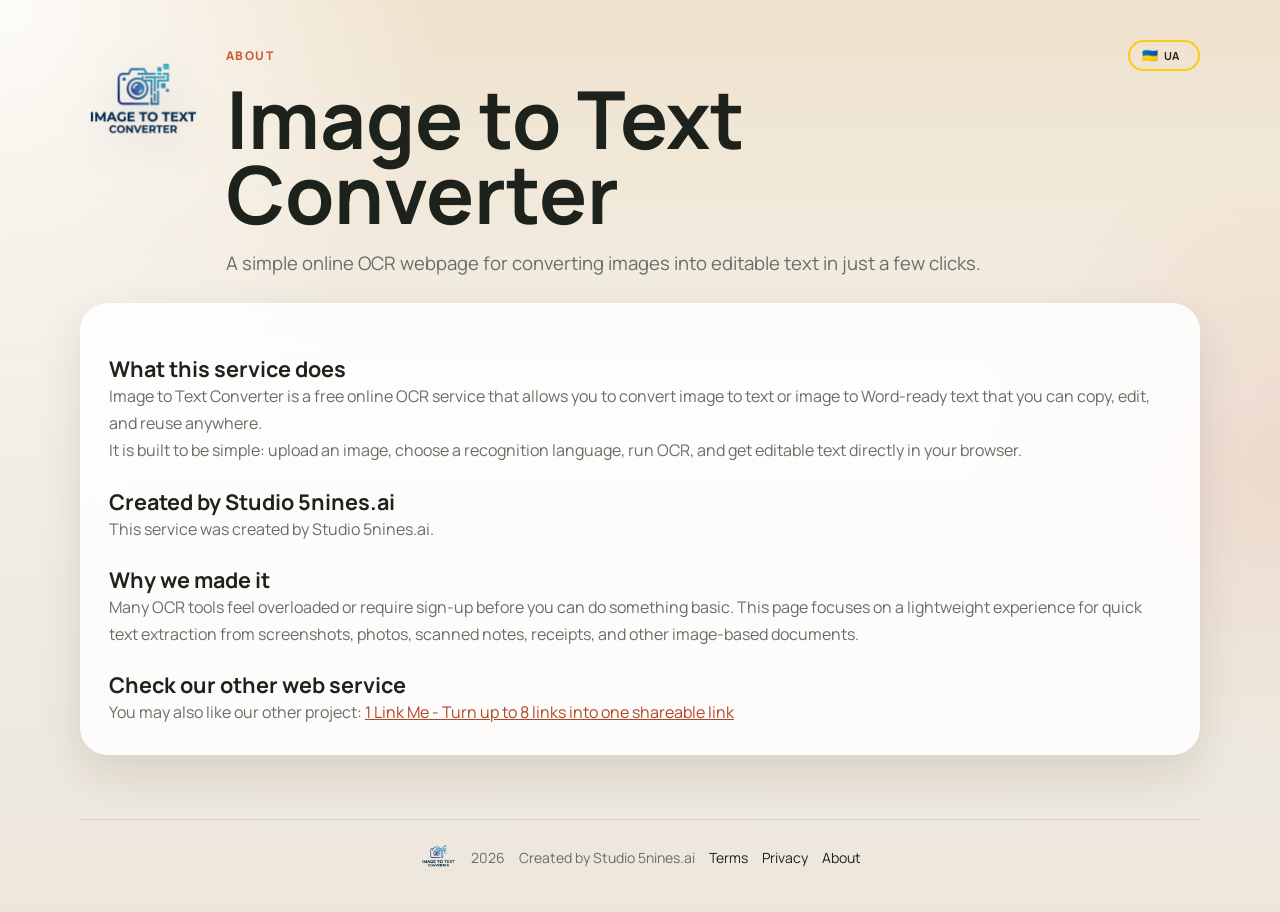
<file: about.html>
<!doctype html>
<html lang="en">
  <head>
    <meta charset="UTF-8" />
    <meta name="viewport" content="width=device-width, initial-scale=1.0" />
    <title>About Image to Text Converter | Free Online OCR Service</title>
    <meta name="application-name" content="Image to Text Converter" />
    <meta name="author" content="Studio 5nines.ai" />
    <meta name="theme-color" content="#f3efe7" />
    <meta name="description-uk" content="Дізнайтеся про Image to Text Converter — безкоштовний онлайн OCR сервіс для конвертації зображень, скриншотів, сканів і фото в редагований текст." />
    <meta name="keywords-uk" content="про конвертер зображення в текст, OCR сервіс, безкоштовний OCR, зображення в текст онлайн" />
    <meta
      name="description"
      content="Learn about Image to Text Converter, a free online OCR service for converting images, screenshots, scans, and photos into editable text."
    />
    <meta
      name="keywords"
      content="about image to text converter, online OCR service, free OCR tool, image to text website, screenshot to text converter"
    />
    <meta name="robots" content="index, follow" />
    <meta property="og:title" content="About Image to Text Converter | Free Online OCR Service" />
    <meta
      property="og:description"
      content="Learn how Image to Text Converter helps turn images into editable text with a simple browser-based OCR experience."
    />
    <meta property="og:title-uk" content="Про Image to Text Converter | Безкоштовний OCR сервіс" />
    <meta property="og:description-uk" content="Дізнайтеся, як Image to Text Converter допомагає перетворювати зображення на редагований текст у браузері." />
    <meta property="og:type" content="article" />
    <meta property="og:site_name" content="Image to Text Converter" />
    <meta property="og:image" content="image to text converter-logo.png" />
    <link rel="icon" href="site-icon.png?v=2" type="image/png" sizes="256x256" />
    <link rel="shortcut icon" href="site-icon.png?v=2" type="image/png" />
    <link rel="apple-touch-icon" href="site-icon.png?v=2" />
    <link rel="stylesheet" href="styles.css" />
    <script src="i18n.js" defer></script>
  </head>
  <body data-page="about">
    <main class="page">
      <header class="brand-header subpage-header">
        <a href="index.html" class="brand-link">
          <img class="brand-logo" src="image to text converter-logo.png" alt="Image to Text Converter logo" />
        </a>
        <div class="brand-copy">
          <div class="hero-top">
            <p class="eyebrow" data-i18n="aboutEyebrow">About</p>
            <button id="lang-toggle" class="btn ghost lang-toggle" type="button">UA</button>
          </div>
          <h1 data-i18n="aboutHeroTitle">Image to Text Converter</h1>
          <p class="hero-copy" data-i18n="aboutHeroCopy">
            A simple online OCR webpage for converting images into editable text in just a few clicks.
          </p>
        </div>
      </header>

      <section class="card content-card">
        <h2 data-i18n="aboutSection1Title">What this service does</h2>
        <p data-i18n="aboutSection1Text1">
          Image to Text Converter is a free online OCR service that allows you to convert image to text
          or image to Word-ready text that you can copy, edit, and reuse anywhere.
        </p>
        <p data-i18n="aboutSection1Text2">
          It is built to be simple: upload an image, choose a recognition language, run OCR, and get
          editable text directly in your browser.
        </p>

        <h2 data-i18n="aboutSection2Title">Created by Studio 5nines.ai</h2>
        <p data-i18n="aboutSection2Text">
          This service was created by Studio 5nines.ai.
        </p>

        <h2 data-i18n="aboutSection3Title">Why we made it</h2>
        <p data-i18n="aboutSection3Text">
          Many OCR tools feel overloaded or require sign-up before you can do something basic. This page
          focuses on a lightweight experience for quick text extraction from screenshots, photos, scanned
          notes, receipts, and other image-based documents.
        </p>

        <h2 data-i18n="aboutSection4Title">Check our other web service</h2>
        <p>
          <span data-i18n="aboutSection4Lead">You may also like our other project:</span>
          <a href="https://1linkme.5nines.ai/" target="_blank" rel="noopener noreferrer">
            1 Link Me - Turn up to 8 links into one shareable link
          </a>
        </p>
      </section>
    </main>

    <footer class="footer">
      <div class="footer-inner">
        <img class="footer-logo" src="image to text converter-logo.png" alt="Image to Text Converter logo" />
        <span class="footer-year">2026</span>
        <p class="footer-note" data-i18n="footerNote">Created by Studio 5nines.ai</p>
        <a href="terms.html" data-i18n="footerTerms">Terms</a>
        <a href="privacy.html" data-i18n="footerPrivacy">Privacy</a>
        <a href="about.html" data-i18n="footerAbout">About</a>
      </div>
    </footer>
  </body>
</html>
</file>
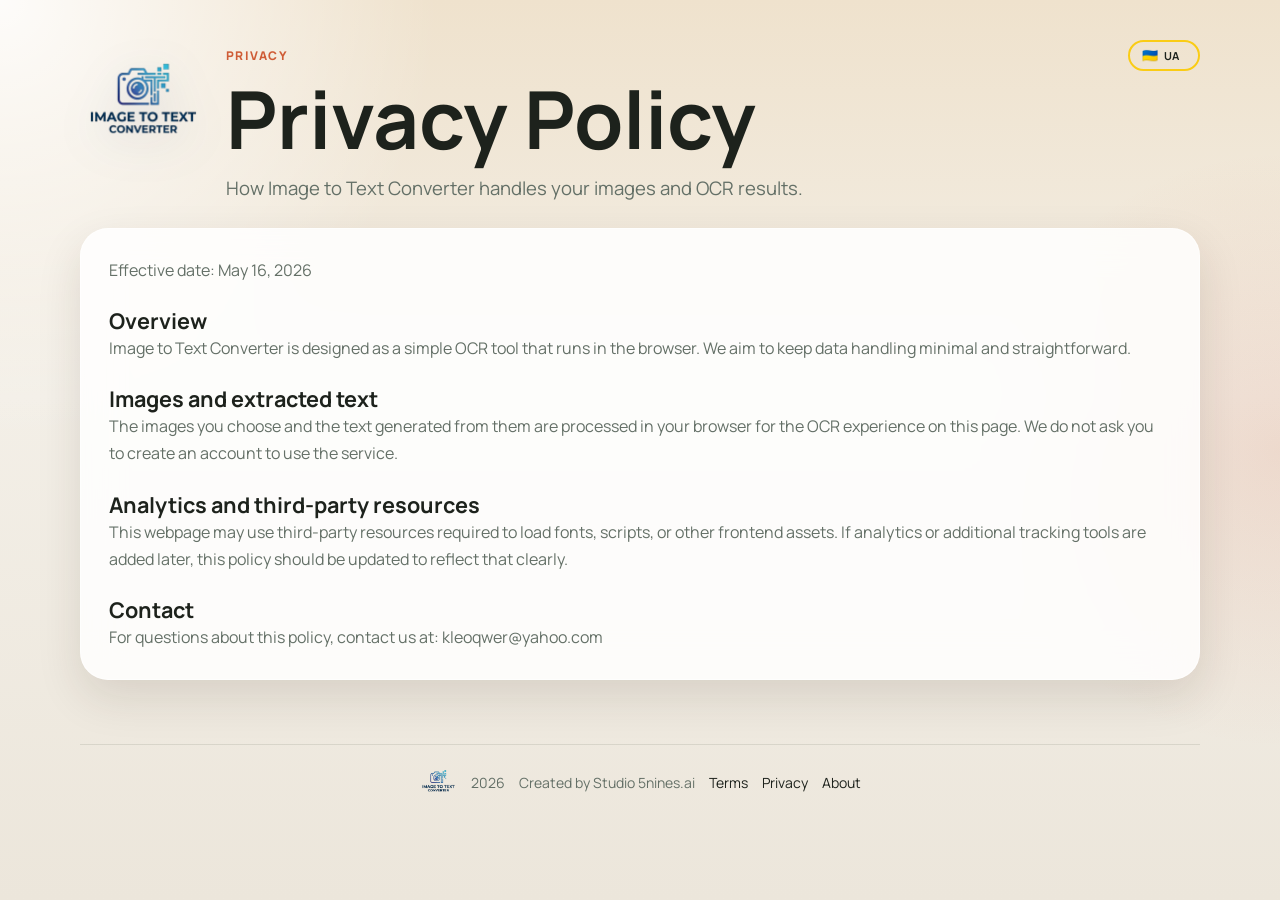
<file: privacy.html>
<!doctype html>
<html lang="en">
  <head>
    <meta charset="UTF-8" />
    <meta name="viewport" content="width=device-width, initial-scale=1.0" />
    <title>Privacy Policy | Image to Text Converter</title>
    <meta name="application-name" content="Image to Text Converter" />
    <meta name="author" content="Studio 5nines.ai" />
    <meta name="theme-color" content="#f3efe7" />
    <meta name="description-uk" content="Ознайомтеся з політикою конфіденційності Image to Text Converter — безкоштовного OCR сайту для розпізнавання тексту із зображень." />
    <meta name="keywords-uk" content="політика конфіденційності OCR, приватність конвертера зображення в текст, OCR онлайн приватність" />
    <meta
      name="description"
      content="Read the privacy policy for Image to Text Converter, the free online OCR webpage for extracting text from images."
    />
    <meta
      name="keywords"
      content="image to text converter privacy, OCR privacy policy, online OCR privacy, image to text website policy"
    />
    <meta name="robots" content="index, follow" />
    <meta property="og:title" content="Privacy Policy | Image to Text Converter" />
    <meta
      property="og:description"
      content="Privacy information for Image to Text Converter and how the OCR webpage handles images and extracted text."
    />
    <meta property="og:title-uk" content="Політика конфіденційності | Image to Text Converter" />
    <meta property="og:description-uk" content="Інформація про конфіденційність Image to Text Converter та обробку зображень і розпізнаного тексту." />
    <meta property="og:type" content="article" />
    <meta property="og:site_name" content="Image to Text Converter" />
    <meta property="og:image" content="image to text converter-logo.png" />
    <link rel="icon" href="site-icon.png?v=2" type="image/png" sizes="256x256" />
    <link rel="shortcut icon" href="site-icon.png?v=2" type="image/png" />
    <link rel="apple-touch-icon" href="site-icon.png?v=2" />
    <link rel="stylesheet" href="styles.css" />
    <script src="i18n.js" defer></script>
  </head>
  <body data-page="privacy">
    <main class="page">
      <header class="brand-header subpage-header">
        <a href="index.html" class="brand-link">
          <img class="brand-logo" src="image to text converter-logo.png" alt="Image to Text Converter logo" />
        </a>
        <div class="brand-copy">
          <div class="hero-top">
            <p class="eyebrow" data-i18n="privacyEyebrow">Privacy</p>
            <button id="lang-toggle" class="btn ghost lang-toggle" type="button">UA</button>
          </div>
          <h1 data-i18n="privacyHeroTitle">Privacy Policy</h1>
          <p class="hero-copy" data-i18n="privacyHeroCopy">How Image to Text Converter handles your images and OCR results.</p>
        </div>
      </header>

      <section class="card content-card">
        <p class="subhead" data-i18n="privacyEffectiveDate">Effective date: May 16, 2026</p>

        <h2 data-i18n="privacySection1Title">Overview</h2>
        <p data-i18n="privacySection1Text">
          Image to Text Converter is designed as a simple OCR tool that runs in the browser. We aim to
          keep data handling minimal and straightforward.
        </p>

        <h2 data-i18n="privacySection2Title">Images and extracted text</h2>
        <p data-i18n="privacySection2Text">
          The images you choose and the text generated from them are processed in your browser for the
          OCR experience on this page. We do not ask you to create an account to use the service.
        </p>

        <h2 data-i18n="privacySection3Title">Analytics and third-party resources</h2>
        <p data-i18n="privacySection3Text">
          This webpage may use third-party resources required to load fonts, scripts, or other frontend
          assets. If analytics or additional tracking tools are added later, this policy should be updated
          to reflect that clearly.
        </p>

        <h2 data-i18n="privacySection4Title">Contact</h2>
        <p data-i18n="privacySection4Text">
          For questions about this policy, contact us at: kleoqwer@yahoo.com
        </p>
      </section>
    </main>

    <footer class="footer">
      <div class="footer-inner">
        <img class="footer-logo" src="image to text converter-logo.png" alt="Image to Text Converter logo" />
        <span class="footer-year">2026</span>
        <p class="footer-note" data-i18n="footerNote">Created by Studio 5nines.ai</p>
        <a href="terms.html" data-i18n="footerTerms">Terms</a>
        <a href="privacy.html" data-i18n="footerPrivacy">Privacy</a>
        <a href="about.html" data-i18n="footerAbout">About</a>
      </div>
    </footer>
  </body>
</html>
</file>
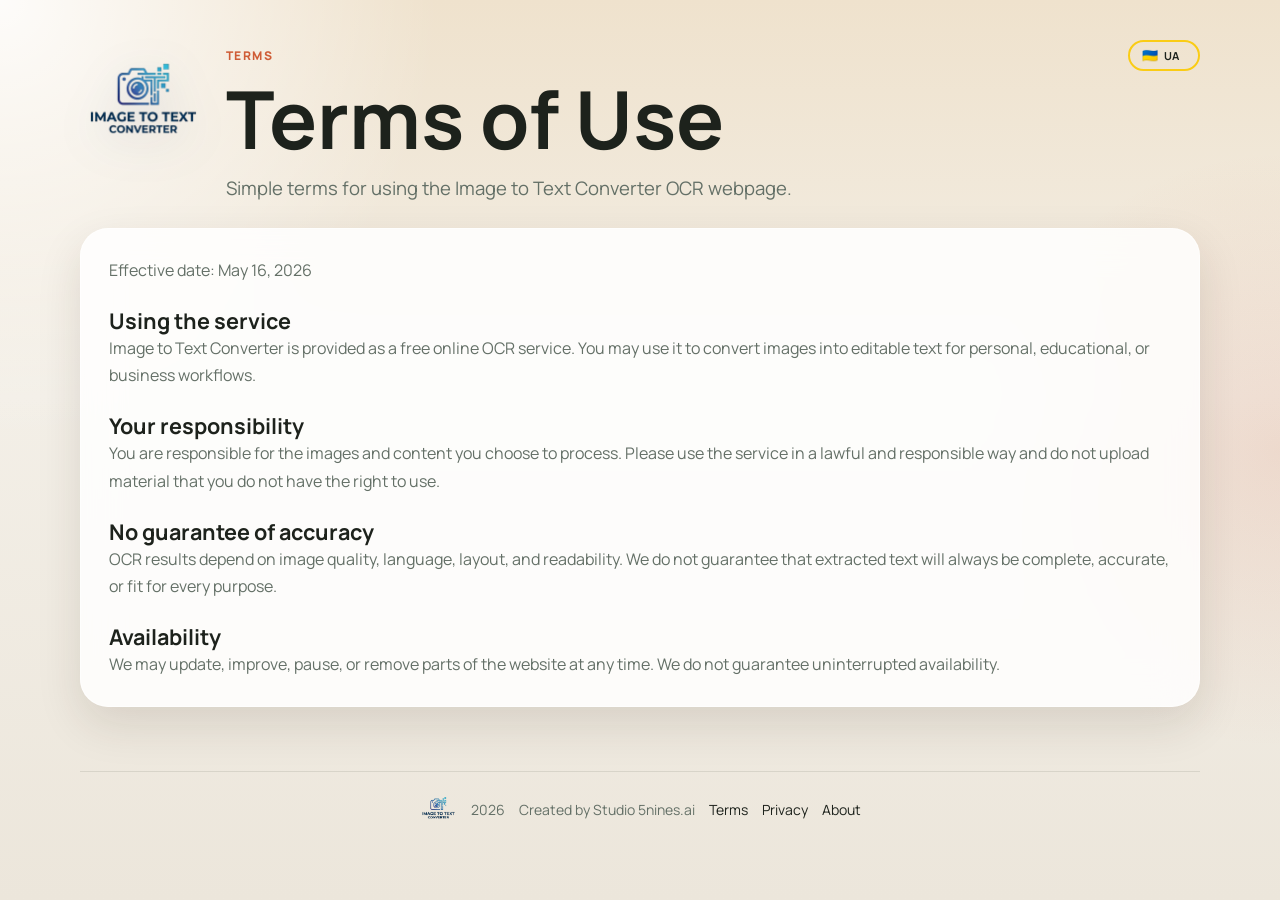
<file: terms.html>
<!doctype html>
<html lang="en">
  <head>
    <meta charset="UTF-8" />
    <meta name="viewport" content="width=device-width, initial-scale=1.0" />
    <title>Terms of Use | Image to Text Converter</title>
    <meta name="application-name" content="Image to Text Converter" />
    <meta name="author" content="Studio 5nines.ai" />
    <meta name="theme-color" content="#f3efe7" />
    <meta name="description-uk" content="Ознайомтеся з умовами використання Image to Text Converter — безкоштовного OCR сайту для перетворення зображень у текст." />
    <meta name="keywords-uk" content="умови використання OCR, умови конвертера зображення в текст, OCR онлайн умови" />
    <meta
      name="description"
      content="Read the terms of use for Image to Text Converter, the free online OCR webpage for turning images into editable text."
    />
    <meta
      name="keywords"
      content="image to text converter terms, OCR terms of use, online OCR terms, image to text website terms"
    />
    <meta name="robots" content="index, follow" />
    <meta property="og:title" content="Terms of Use | Image to Text Converter" />
    <meta
      property="og:description"
      content="Terms of use for the Image to Text Converter OCR website."
    />
    <meta property="og:title-uk" content="Умови використання | Image to Text Converter" />
    <meta property="og:description-uk" content="Умови використання OCR сайту Image to Text Converter." />
    <meta property="og:type" content="article" />
    <meta property="og:site_name" content="Image to Text Converter" />
    <meta property="og:image" content="image to text converter-logo.png" />
    <link rel="icon" href="site-icon.png?v=2" type="image/png" sizes="256x256" />
    <link rel="shortcut icon" href="site-icon.png?v=2" type="image/png" />
    <link rel="apple-touch-icon" href="site-icon.png?v=2" />
    <link rel="stylesheet" href="styles.css" />
    <script src="i18n.js" defer></script>
  </head>
  <body data-page="terms">
    <main class="page">
      <header class="brand-header subpage-header">
        <a href="index.html" class="brand-link">
          <img class="brand-logo" src="image to text converter-logo.png" alt="Image to Text Converter logo" />
        </a>
        <div class="brand-copy">
          <div class="hero-top">
            <p class="eyebrow" data-i18n="termsEyebrow">Terms</p>
            <button id="lang-toggle" class="btn ghost lang-toggle" type="button">UA</button>
          </div>
          <h1 data-i18n="termsHeroTitle">Terms of Use</h1>
          <p class="hero-copy" data-i18n="termsHeroCopy">Simple terms for using the Image to Text Converter OCR webpage.</p>
        </div>
      </header>

      <section class="card content-card">
        <p class="subhead" data-i18n="termsEffectiveDate">Effective date: May 16, 2026</p>

        <h2 data-i18n="termsSection1Title">Using the service</h2>
        <p data-i18n="termsSection1Text">
          Image to Text Converter is provided as a free online OCR service. You may use it to convert
          images into editable text for personal, educational, or business workflows.
        </p>

        <h2 data-i18n="termsSection2Title">Your responsibility</h2>
        <p data-i18n="termsSection2Text">
          You are responsible for the images and content you choose to process. Please use the service in
          a lawful and responsible way and do not upload material that you do not have the right to use.
        </p>

        <h2 data-i18n="termsSection3Title">No guarantee of accuracy</h2>
        <p data-i18n="termsSection3Text">
          OCR results depend on image quality, language, layout, and readability. We do not guarantee that
          extracted text will always be complete, accurate, or fit for every purpose.
        </p>

        <h2 data-i18n="termsSection4Title">Availability</h2>
        <p data-i18n="termsSection4Text">
          We may update, improve, pause, or remove parts of the website at any time. We do not guarantee
          uninterrupted availability.
        </p>
      </section>
    </main>

    <footer class="footer">
      <div class="footer-inner">
        <img class="footer-logo" src="image to text converter-logo.png" alt="Image to Text Converter logo" />
        <span class="footer-year">2026</span>
        <p class="footer-note" data-i18n="footerNote">Created by Studio 5nines.ai</p>
        <a href="terms.html" data-i18n="footerTerms">Terms</a>
        <a href="privacy.html" data-i18n="footerPrivacy">Privacy</a>
        <a href="about.html" data-i18n="footerAbout">About</a>
      </div>
    </footer>
  </body>
</html>
</file>
<file: styles.css>
@import url("https://fonts.googleapis.com/css2?family=Lato:wght@400;700&family=Manrope:wght@400;500;700;800&display=swap");

:root {
  color-scheme: light;
  --bg: #f3efe7;
  --bg-accent: #efe2cd;
  --card: rgba(255, 255, 255, 0.84);
  --card-strong: #ffffff;
  --ink: #1d221c;
  --muted: #647067;
  --line: rgba(56, 65, 52, 0.12);
  --primary: #cf5c36;
  --primary-dark: #af4727;
  --secondary: #e4dccf;
  --success: #2e7d32;
  --shadow: 0 18px 45px rgba(48, 33, 16, 0.12);
}

* {
  box-sizing: border-box;
}

html {
  scroll-behavior: smooth;
}

body {
  margin: 0;
  min-height: 100vh;
  font-family: "Manrope", sans-serif;
  color: var(--ink);
  background:
    radial-gradient(circle at top left, rgba(255, 255, 255, 0.9), transparent 28%),
    radial-gradient(circle at right, rgba(207, 92, 54, 0.14), transparent 22%),
    linear-gradient(180deg, var(--bg-accent) 0%, var(--bg) 44%, #ece6db 100%);
}

.page {
  width: min(1120px, calc(100% - 32px));
  margin: 0 auto;
  padding: 40px 0 64px;
}

.brand-header {
  display: grid;
  grid-template-columns: auto 1fr;
  gap: 22px;
  align-items: start;
}

.brand-link {
  display: inline-flex;
  align-items: flex-start;
  justify-content: center;
  text-decoration: none;
}

.brand-logo {
  width: clamp(88px, 10vw, 124px);
  height: auto;
  object-fit: contain;
  filter: drop-shadow(0 10px 22px rgba(24, 57, 99, 0.18));
}

.brand-copy {
  min-width: 0;
}

.subpage-header {
  margin-bottom: 24px;
}

.hero {
  padding: 28px 0 32px;
}

.hero-top {
  display: flex;
  justify-content: space-between;
  gap: 16px;
  align-items: center;
}

.eyebrow,
.step,
.tiny-note {
  margin: 0;
  letter-spacing: 0.12em;
  text-transform: uppercase;
  font-size: 12px;
}

.eyebrow,
.step {
  color: var(--primary);
  font-weight: 800;
}

h1,
h2,
h3,
p {
  margin: 0;
}

h1 {
  margin-top: 10px;
  max-width: 11ch;
  font-size: clamp(2.7rem, 7vw, 5rem);
  line-height: 0.94;
}

html[lang="uk"] .hero h1 {
  max-width: 17ch;
  font-family: "Lato", sans-serif;
  font-size: clamp(2.05rem, 5.1vw, 3.7rem);
  line-height: 1;
}

.hero-copy {
  margin-top: 18px;
  max-width: 980px;
  color: var(--muted);
  font-size: clamp(1rem, 1.45vw, 1.18rem);
  line-height: 1.6;
}

.hero-points {
  display: flex;
  flex-wrap: wrap;
  gap: 10px;
  margin-top: 22px;
}

.hero-points span {
  padding: 10px 14px;
  border: 1px solid rgba(207, 92, 54, 0.14);
  border-radius: 999px;
  background: rgba(255, 255, 255, 0.72);
  font-size: 14px;
  display: inline-flex;
  align-items: center;
  justify-content: center;
  text-align: center;
}

.workspace {
  display: grid;
  grid-template-columns: minmax(0, 1.25fr) minmax(320px, 0.9fr);
  gap: 22px;
  align-items: start;
}

.card {
  border: 1px solid rgba(255, 255, 255, 0.55);
  border-radius: 28px;
  background: var(--card);
  backdrop-filter: blur(20px);
  box-shadow: var(--shadow);
}

.uploader-card,
.options-card,
.result-card,
.info-card {
  padding: 24px;
}

.card-head {
  display: flex;
  justify-content: space-between;
  gap: 16px;
  align-items: flex-start;
}

.card-head h2 {
  margin-top: 6px;
  font-size: 1.45rem;
}

.tiny-note {
  color: var(--muted);
}

.dropzone {
  margin-top: 24px;
  min-height: 190px;
  border-radius: 24px;
  border: 2px dashed rgba(207, 92, 54, 0.3);
  background:
    linear-gradient(180deg, rgba(255, 255, 255, 0.74), rgba(255, 255, 255, 0.46)),
    repeating-linear-gradient(
      135deg,
      rgba(207, 92, 54, 0.05) 0,
      rgba(207, 92, 54, 0.05) 16px,
      transparent 16px,
      transparent 32px
    );
  display: grid;
  place-items: center;
  text-align: center;
  padding: 22px;
  cursor: pointer;
  transition:
    border-color 0.2s ease,
    transform 0.2s ease,
    background-color 0.2s ease;
}

.dropzone:hover,
.dropzone.is-active {
  transform: translateY(-2px);
  border-color: var(--primary);
}

.dropzone strong {
  display: block;
  margin-top: 10px;
  font-size: 1rem;
}

.dropzone span:last-child {
  margin-top: 6px;
  color: var(--muted);
  font-size: 14px;
}

.drop-icon {
  display: grid;
  place-items: center;
  width: 52px;
  height: 52px;
  border-radius: 16px;
  background: linear-gradient(180deg, #f9ede4 0%, #f4d4c5 100%);
  color: var(--primary);
  font-size: 1.8rem;
  font-weight: 500;
}

.upload-meta {
  display: flex;
  justify-content: space-between;
  gap: 12px;
  align-items: center;
  flex-wrap: wrap;
  margin-top: 24px;
}

.file-name {
  font-weight: 700;
  color: var(--muted);
}

.field-grid {
  display: grid;
  gap: 16px;
  margin-top: 24px;
}

.field {
  display: grid;
  gap: 8px;
}

.field span {
  font-size: 14px;
  color: var(--muted);
}

select,
.result-text {
  width: 100%;
  border: 1px solid var(--line);
  border-radius: 18px;
  padding: 14px 16px;
  font: inherit;
  background: var(--card-strong);
  color: var(--ink);
}

select:focus,
.result-text:focus {
  outline: 2px solid rgba(207, 92, 54, 0.18);
  border-color: rgba(207, 92, 54, 0.46);
}

.btn {
  border: 0;
  border-radius: 999px;
  padding: 14px 18px;
  font: inherit;
  font-weight: 700;
  cursor: pointer;
  transition:
    transform 0.18s ease,
    box-shadow 0.18s ease,
    opacity 0.18s ease;
}

.btn:hover:not(:disabled) {
  transform: translateY(-1px);
}

.btn:disabled {
  cursor: not-allowed;
  opacity: 0.45;
}

.btn-primary {
  color: #fff;
  background: linear-gradient(180deg, var(--primary) 0%, var(--primary-dark) 100%);
  box-shadow: 0 12px 24px rgba(207, 92, 54, 0.24);
}

.btn-secondary {
  color: var(--ink);
  background: var(--secondary);
}

.btn.ghost {
  background: transparent;
  border: 1px solid var(--line);
  color: var(--ink);
}

.btn.ghost:hover {
  box-shadow: 0 10px 20px rgba(33, 24, 12, 0.08);
}

.lang-toggle {
  margin-left: auto;
  padding: 7px 12px;
  min-width: 72px;
  border-radius: 999px;
  font-size: 11px;
  display: inline-flex;
  align-items: center;
  gap: 6px;
  text-decoration: none;
  color: #1d4ed8;
  white-space: nowrap;
  flex-wrap: nowrap;
  line-height: 1;
}

.lang-toggle.ua {
  border: 2px solid #facc15;
}

.lang-toggle.en {
  border: 2px solid #ef4444;
}

.lang-toggle .flag {
  font-size: 13px;
  line-height: 1;
  flex: 0 0 auto;
}

.lang-toggle .lang-code {
  display: inline-block;
  flex: 0 0 auto;
}

#convert-button {
  width: 100%;
  margin-top: 20px;
}

.status-message {
  margin-top: 14px;
  min-height: 22px;
  color: var(--muted);
  font-size: 14px;
}

.status-message.success {
  color: var(--success);
}

.progress-bar {
  margin-top: 10px;
  height: 10px;
  border-radius: 999px;
  background: rgba(56, 65, 52, 0.1);
  overflow: hidden;
}

.progress-bar span {
  display: block;
  width: 0;
  height: 100%;
  background: linear-gradient(90deg, #d9876a 0%, #cf5c36 100%);
  transition: width 0.15s linear;
}

.result-card {
  margin-top: 22px;
}

.result-actions {
  display: flex;
  gap: 10px;
  flex-wrap: wrap;
}

.result-text {
  margin-top: 20px;
  min-height: 280px;
  resize: vertical;
  line-height: 1.6;
}

.info-grid {
  display: grid;
  grid-template-columns: repeat(3, minmax(0, 1fr));
  gap: 18px;
  margin-top: 22px;
}

.info-card h3 {
  font-size: 1.05rem;
}

.info-card p {
  margin-top: 10px;
  color: var(--muted);
  line-height: 1.6;
}

.ad-card {
  text-decoration: none;
  color: inherit;
  background:
    radial-gradient(circle at top right, rgba(255, 180, 128, 0.62), transparent 36%),
    linear-gradient(160deg, rgba(255, 140, 102, 0.18), rgba(255, 218, 194, 0.94)),
    var(--card);
  border: 1px solid rgba(255, 140, 102, 0.34);
  box-shadow:
    0 20px 34px rgba(207, 92, 54, 0.18),
    inset 0 1px 0 rgba(255, 255, 255, 0.5);
}

.ad-card h3 {
  margin-top: 4px;
  font-size: 1.28rem;
  color: #8e331a;
}

.ad-card p {
  color: #7b4638;
}

.ad-eyebrow {
  color: #c55432;
}

.ad-logo {
  width: min(100%, 150px);
  height: auto;
  object-fit: contain;
  margin: 4px auto 0;
  display: block;
  filter: drop-shadow(0 14px 24px rgba(255, 132, 90, 0.26));
}

.ad-card .ad-cta {
  display: inline-flex;
  margin-top: 12px;
  padding: 9px 13px;
  border-radius: 999px;
  background: linear-gradient(180deg, #ff8d68 0%, #ef6f45 100%);
  color: #fff7f1;
  font-size: 13px;
  font-weight: 800;
  box-shadow: 0 10px 18px rgba(239, 111, 69, 0.28);
}

.ad-card:hover {
  transform: translateY(-2px);
  box-shadow:
    0 26px 40px rgba(207, 92, 54, 0.22),
    inset 0 1px 0 rgba(255, 255, 255, 0.5);
}

.content-card {
  padding: 28px;
}

.content-card h2 {
  margin-top: 22px;
  font-size: 1.35rem;
}

.content-card p,
.content-card li {
  color: var(--muted);
  line-height: 1.7;
}

.content-card a {
  color: var(--primary-dark);
}

.content-card .subhead {
  color: var(--muted);
}

.footer {
  padding: 0 16px 36px;
}

.footer-inner {
  width: min(1120px, 100%);
  margin: 0 auto;
  border-top: 1px solid rgba(56, 65, 52, 0.12);
  padding-top: 18px;
  display: flex;
  flex-wrap: wrap;
  align-items: center;
  justify-content: center;
  gap: 14px;
  color: var(--muted);
  font-size: 14px;
}

.footer-logo {
  width: 38px;
  height: 38px;
  object-fit: contain;
}

.footer-year,
.footer-note {
  color: var(--muted);
}

.footer-inner a {
  color: var(--ink);
  text-decoration: none;
}

.footer-inner a:hover {
  text-decoration: underline;
  text-decoration-color: rgba(207, 92, 54, 0.6);
  text-underline-offset: 3px;
}

.hidden {
  display: none;
}

@media (max-width: 920px) {
  .brand-header,
  .workspace,
  .info-grid {
    grid-template-columns: 1fr;
  }

  .page {
    width: min(100% - 24px, 1120px);
    padding-top: 28px;
  }

  .dropzone {
    min-height: 170px;
  }

  .brand-link {
    justify-content: flex-start;
  }

  .footer {
    padding-bottom: 28px;
  }
}

@media (max-width: 640px) {
  .uploader-card,
  .options-card,
  .result-card,
  .info-card {
    padding: 20px;
    border-radius: 22px;
  }

  .card-head,
  .upload-meta {
    flex-direction: column;
    align-items: stretch;
  }

  .hero-top {
    align-items: flex-start;
    flex-direction: column;
  }

  .lang-toggle {
    margin-left: 0;
  }

  .result-actions {
    width: 100%;
  }

  .result-actions .btn {
    flex: 1 1 auto;
  }

  h1 {
    max-width: none;
  }

  .footer-inner {
    text-align: center;
    gap: 10px;
  }
}
</file>
